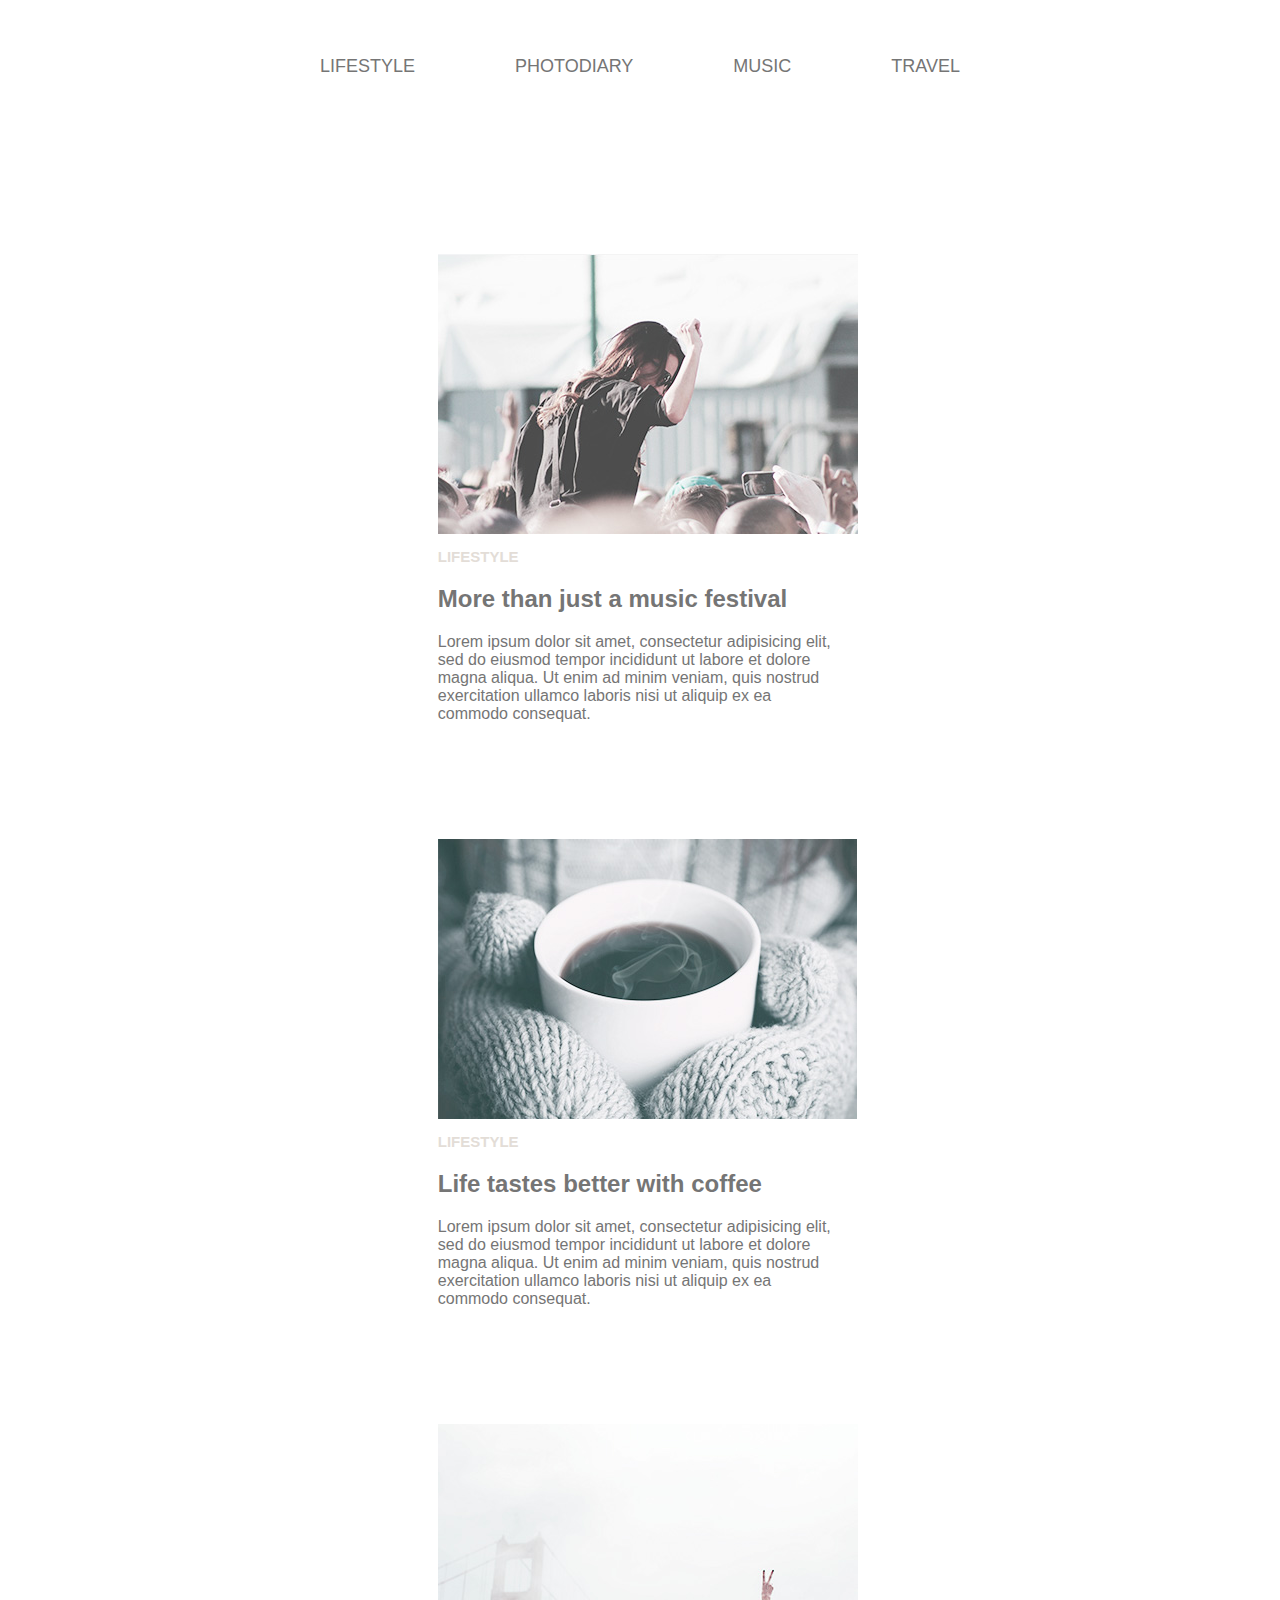
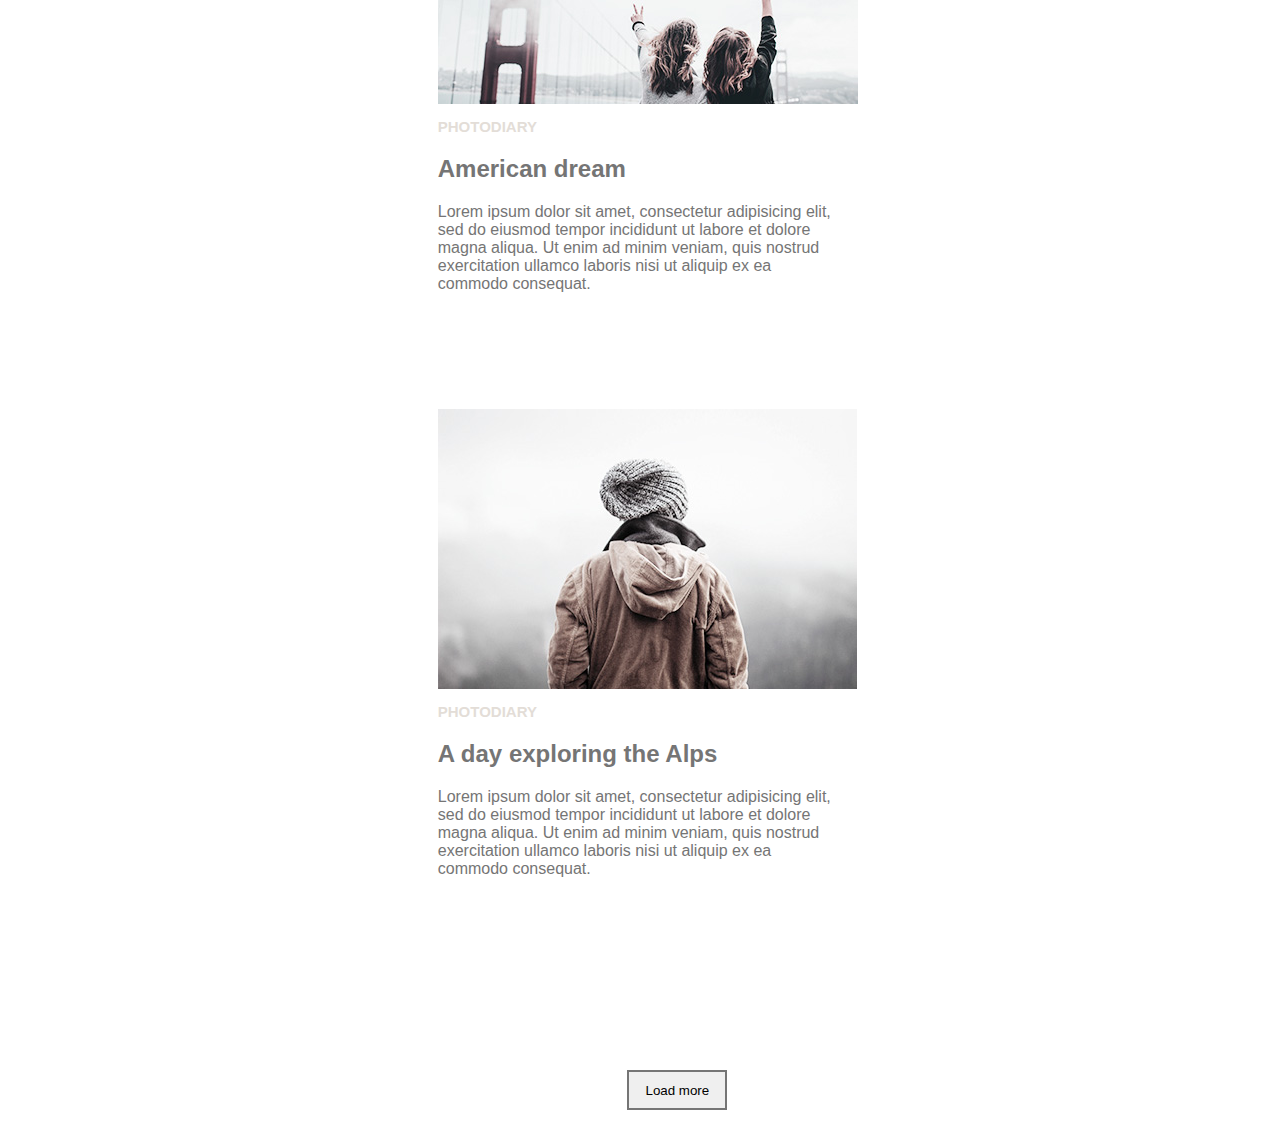
<file: homework 1/index.html>
<!DOCTYPE html>
<html lang="en">

<head>
    <meta charset="UTF-8">
    <meta name="viewport" content="width=device-width, initial-scale=1.0">
    <title>Document</title>
    <link rel="stylesheet" href="./css/style.css">
</head>

<body>

    <header class="header">
        <nav class="navi">
            <ul class="menu">
                <li>
                    <a href="#" class="menu_item">Lifestyle</a>
                </li>
                <li>
                    <a href="#" class="menu_item">Photodiary</a>
                </li>
                <li>
                    <a href="#" class="menu_item">Music</a>
                </li>
                <li>
                    <a href="#" class="menu_item">Travel</a>
                </li>
            </ul>
        </nav>
    </header>

    <main>
        <section class="section">
            <img src="./img/image.jpg" alt="image">
            <h3>Lifestyle</h3>
            <h2>More than just a music festival</h2>
            <p>
                Lorem ipsum dolor sit amet, consectetur adipisicing elit, sed do eiusmod tempor incididunt ut labore et dolore magna aliqua. Ut enim ad minim veniam, quis nostrud exercitation ullamco laboris nisi ut aliquip ex ea commodo consequat.
            </p>
        </section>

        <section class="section">
            <img src="./img/image2.jpg" alt="image">
            <h3>Lifestyle</h3>
            <h2>Life tastes better with coffee</h2>
            <p>
                Lorem ipsum dolor sit amet, consectetur adipisicing elit, sed do eiusmod tempor incididunt ut labore et dolore magna aliqua. Ut enim ad minim veniam, quis nostrud exercitation ullamco laboris nisi ut aliquip ex ea commodo consequat.
            </p>
        </section>

        <section class="section">
            <img src="./img/image3.jpg" alt="image">
            <h3>photodiary</h3>
            <h2>American dream</h2>
            <p>
                Lorem ipsum dolor sit amet, consectetur adipisicing elit, sed do eiusmod tempor incididunt ut labore et dolore magna aliqua. Ut enim ad minim veniam, quis nostrud exercitation ullamco laboris nisi ut aliquip ex ea commodo consequat.
            </p>
        </section>

        <section class="section">
            <img src="./img/image4.jpg" alt="image">
            <h3>photodiary</h3>
            <h2>A day exploring the Alps</h2>
            <p>
                Lorem ipsum dolor sit amet, consectetur adipisicing elit, sed do eiusmod tempor incididunt ut labore et dolore magna aliqua. Ut enim ad minim veniam, quis nostrud exercitation ullamco laboris nisi ut aliquip ex ea commodo consequat.
            </p>
        </section>
    </main>

    <p class="pap">
        <button class="ea">
            Load more
        </button>
    </p>

</body>

</html>
</file>
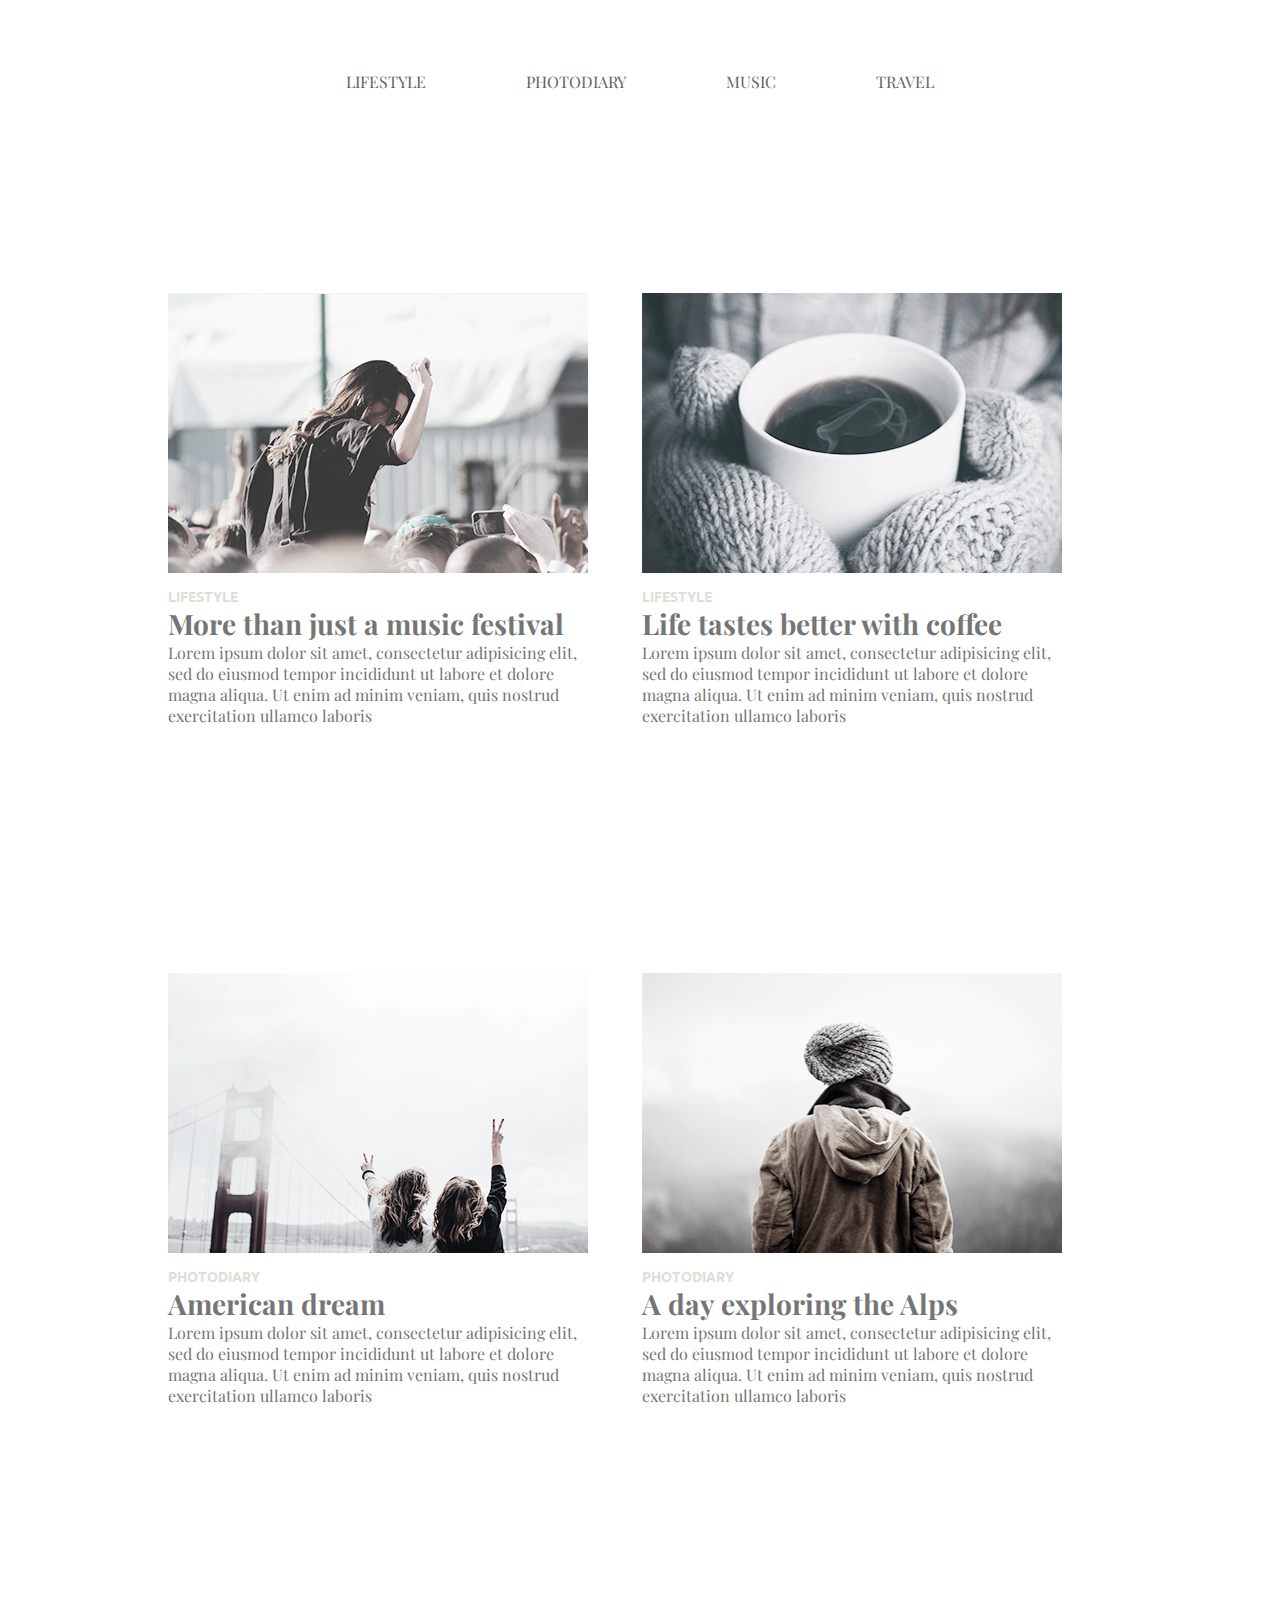
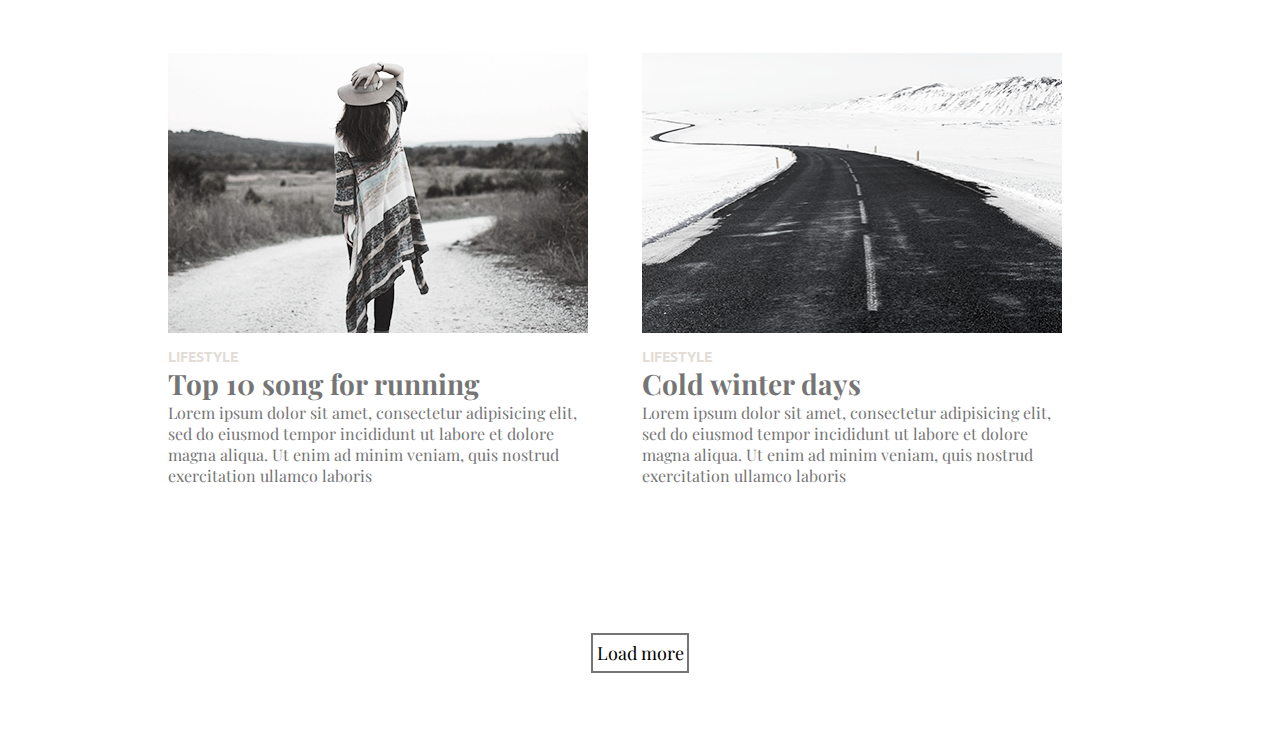
<file: homework3/index.html>
<!DOCTYPE html>
<html lang="en">

<head>
    <meta charset="UTF-8">
    <meta name="viewport" content="width=device-width, initial-scale=1.0">
    <link rel="stylesheet" href="./css/style.css">
    <title>Homework3</title>
</head>

<body>

    <header class="header">
        <nav class="navi">
            <ul class="menu">
                <li>
                    <a href="#" class="menu_item">Lifestyle</a>
                </li>
                <li>
                    <a href="#" class="menu_item">Photodiary</a>
                </li>
                <li>
                    <a href="#" class="menu_item">Music</a>
                </li>
                <li>
                    <a href="#" class="menu_item">Travel</a>
                </li>
            </ul>
        </nav>
    </header>

    <main>
        <section class="sect">
            <img src="./img/image.png" alt="image">
            <h3>Lifestyle</h3>
            <h2>More than just a music festival</h2>
            <p>
                Lorem ipsum dolor sit amet, consectetur adipisicing elit, sed do eiusmod tempor incididunt ut labore et dolore magna aliqua. Ut enim ad minim veniam, quis nostrud exercitation ullamco laboris
            </p>            
        </section>

        <section class="sect">
            <img src="./img/image2.png" alt="image">
            <h3>Lifestyle</h3>
            <h2>Life tastes better with coffee</h2>
            <p>
                Lorem ipsum dolor sit amet, consectetur adipisicing elit, sed do eiusmod tempor incididunt ut labore et dolore magna aliqua. Ut enim ad minim veniam, quis nostrud exercitation ullamco laboris
            </p>            
        </section>

        <section class="sect">
            <img src="./img/image3.png" alt="image">
            <h3>Photodiary</h3>
            <h2>American dream</h2>
            <p>
                Lorem ipsum dolor sit amet, consectetur adipisicing elit, sed do eiusmod tempor incididunt ut labore et dolore magna aliqua. Ut enim ad minim veniam, quis nostrud exercitation ullamco laboris
            </p>            
        </section>

        <section class="sect">
            <img src="./img/image4.png" alt="image">
            <h3>Photodiary</h3>
            <h2>A day exploring the Alps</h2>
            <p>
                Lorem ipsum dolor sit amet, consectetur adipisicing elit, sed do eiusmod tempor incididunt ut labore et dolore magna aliqua. Ut enim ad minim veniam, quis nostrud exercitation ullamco laboris
            </p>            
        </section>

        <section class="sect">
            <img src="./img/image5.png" alt="image">
            <h3>Lifestyle</h3>
            <h2>Top 10 song for running</h2>
            <p>
                Lorem ipsum dolor sit amet, consectetur adipisicing elit, sed do eiusmod tempor incididunt ut labore et dolore magna aliqua. Ut enim ad minim veniam, quis nostrud exercitation ullamco laboris
            </p>            
        </section>

        <section class="sect">
            <img src="./img/image6.png" alt="image">
            <h3>Lifestyle</h3>
            <h2>Cold winter days</h2>
            <p>
                Lorem ipsum dolor sit amet, consectetur adipisicing elit, sed do eiusmod tempor incididunt ut labore et dolore magna aliqua. Ut enim ad minim veniam, quis nostrud exercitation ullamco laboris
            </p>            
        </section>
    
            <button class="button">
                Load more
            </button>

    </main>

</body>

</html>
</file>
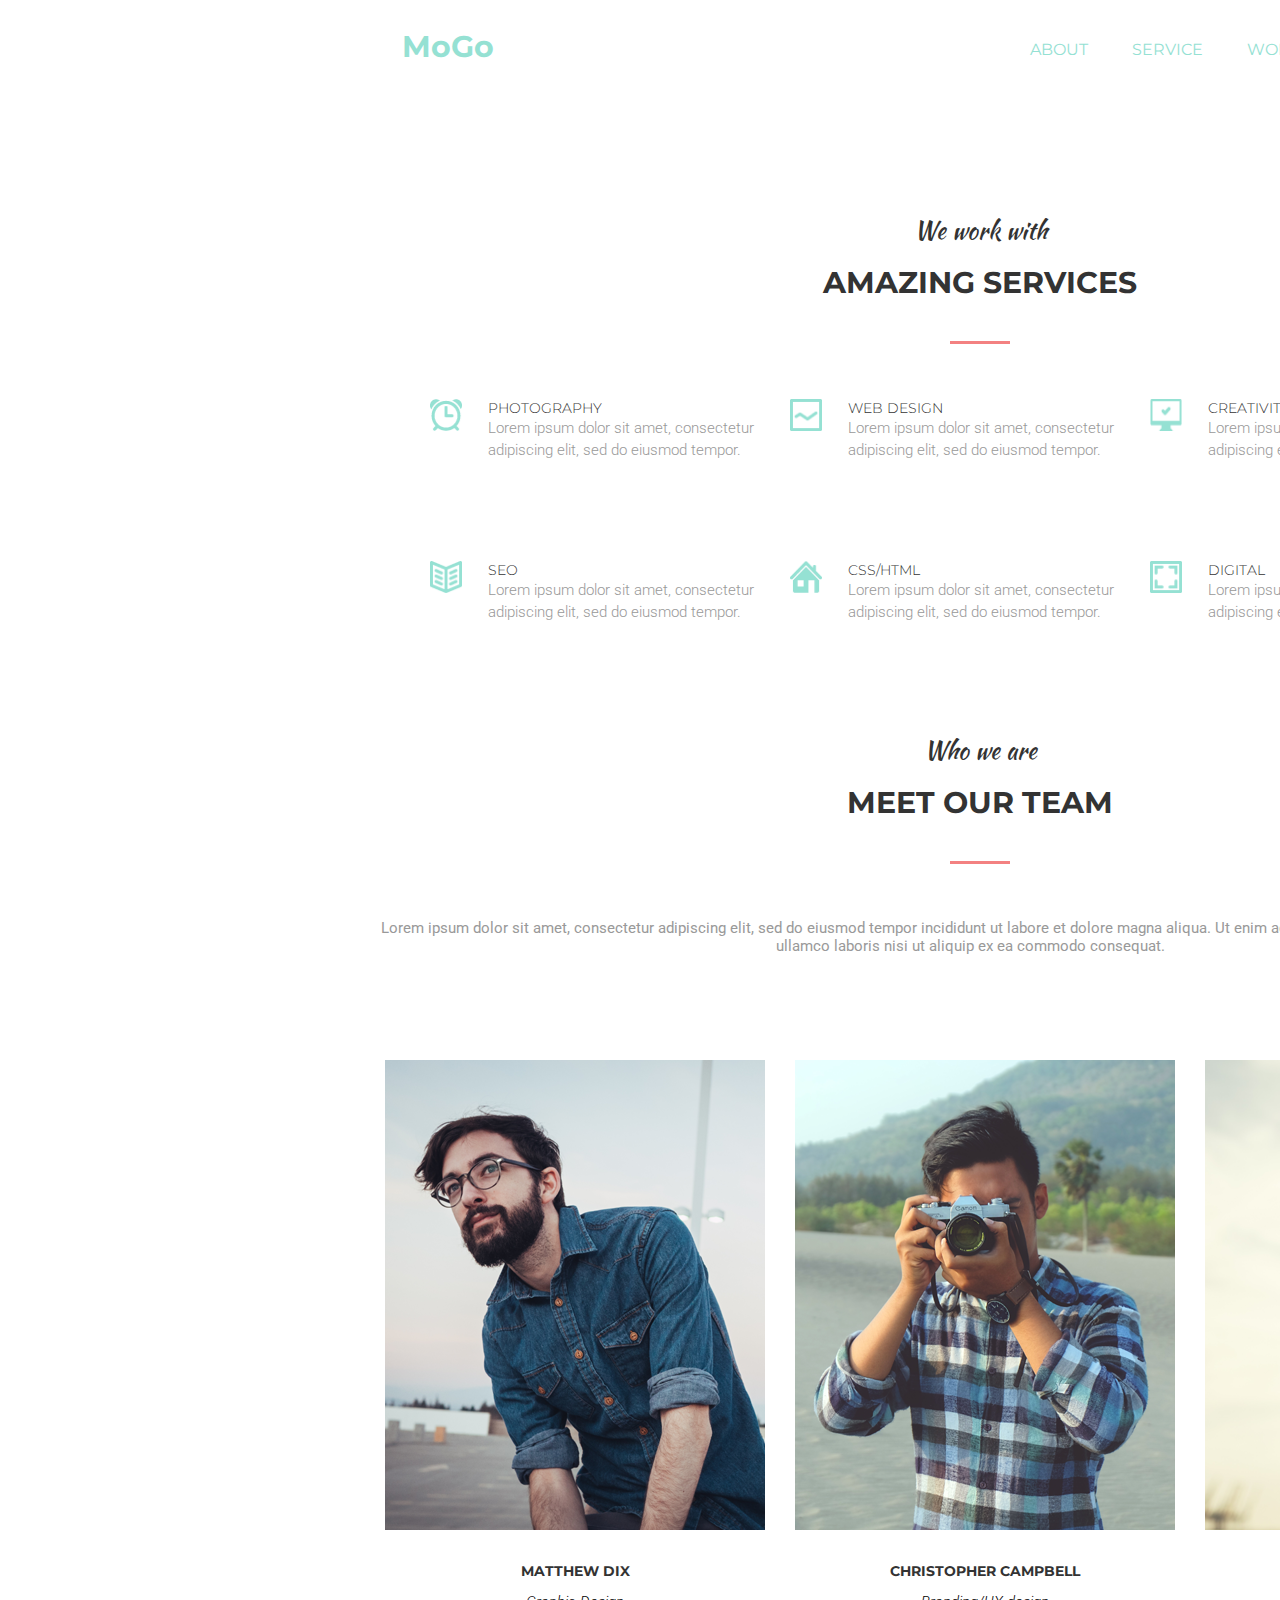
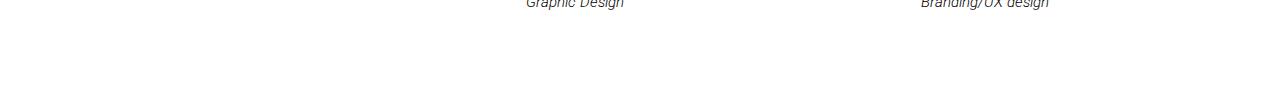
<file: homework4/index.html>
<!DOCTYPE html>
<html lang="en">

<head>
    <meta charset="UTF-8">
    <meta name="viewport" content="width=device-width, initial-scale=1.0">
    <link rel="stylesheet" href="./style/style.css">
    <title>Homework4</title>
</head>

<body>
    
    <!-- Сразу говорю - вот эти все странные названия класов - аббревиатуры от того что идёт в самом параграфе.-->

    <header class="header">
        <span class="logo">
            <a class="Logotext" href="#">MoGo</a>
        </span>
        <ul class="menu">
            <li class="menu_item">About</li>
            <li class="menu_item">Service</li>
            <li class="menu_item">Work</li>
            <li class="menu_item">Blog</li>
            <li class="menu_item">Contact</li>
        </ul>
    </header>

    <main>

    <section class="section">
        <div class="wwwas">
            <p class="wew">We work with</p>
            <p class="srv">Amazing Services</p>
        </div>

        <div class="wrapper">
            <div class="services">
                <img class="image" src="./img/ico_clock.png" alt="clock">
                <div class="text">
                    <h4 class="title">Photography</h4>
                    <h5 class="parag">Lorem ipsum dolor sit amet, consectetur adipiscing elit, sed do eiusmod tempor.</h5>
                </div>
            </div>

            <div class="services">
                <img class="image" src="./img/ico_graph.png" alt="graph">
                <div class="text">
                    <h4 class="title">Web Design</h4>
                    <h5 class="parag">Lorem ipsum dolor sit amet, consectetur adipiscing elit, sed do eiusmod tempor.</h5>
                </div>
            </div>

            <div class="services">
                <img class="image" src="./img/ico_computer.png" alt="computer">
                <div class="text">
                    <h4 class="title">Creativity</h4>
                    <h5 class="parag">Lorem ipsum dolor sit amet, consectetur adipiscing elit, sed do eiusmod tempor.</h5>
                </div>
            </div>

            <div class="services">
                <img class="image" src="./img/ico_book.png" alt="book">
                <div class="text">
                    <h4 class="title">SEO</h4>
                    <h5 class="parag">Lorem ipsum dolor sit amet, consectetur adipiscing elit, sed do eiusmod tempor.</h5>
                </div>
            </div>

            <div class="services">
                <img class="image" src="./img/ico_home.png" alt="home">
                <div class="text">
                    <h4 class="title">Css/Html</h4>
                    <h5 class="parag">Lorem ipsum dolor sit amet, consectetur adipiscing elit, sed do eiusmod tempor.</h5>
                </div>
            </div>

            <div class="services">
                <img class="image" src="./img/image_icon.png" alt="icon">
                <div class="text">
                    <h4 class="title">digital</h4>
                    <h5 class="parag">Lorem ipsum dolor sit amet, consectetur adipiscing elit, sed do eiusmod tempor.</h5>
                </div>
            </div>
        </div>
    </section>

    <section class="section">
        <div class="wwwas">
            <p class="wew">Who we are</p>
            <p class="srv">Meet our team</p>
        </div>
        <p class="awwa">
            Lorem ipsum dolor sit amet, consectetur adipiscing elit, sed do eiusmod tempor incididunt ut labore et dolore magna aliqua. Ut enim ad minim veniam, quis nostrud exercitation ullamco laboris nisi ut aliquip ex ea commodo consequat.
        </p>
        <div class="wepperguys">
            <div class="MD">
                <img class="MDi" src="./img/image1.png" alt="Matthew Dix">
                <div class="tmpi">
                    <h5 class="name">Matthew Dix</h5>
                    <h5 class="spcl">Graphic Design</h5>
                </div>
            </div>
            <div class="MD">
                <img class="MDi" src="./img/image2.png" alt="Christopher Campbell">
                <div class="tmpi">
                    <h5 class="name">Christopher Campbell</h5>
                    <h5 class="spcl">Branding/UX design</h5>
                </div>
            </div>
            <div class="MD">
                <img class="MDi" src="./img/image3.png" alt="Michael Fertig">
                <div class="tmpi">
                    <h5 class="name">Michael Fertig</h5>
                    <h5 class="spcl">Developer</h5>
                </div>
            </div>
        </div>
    </section>

    </main>

</body>

</html>
</file>
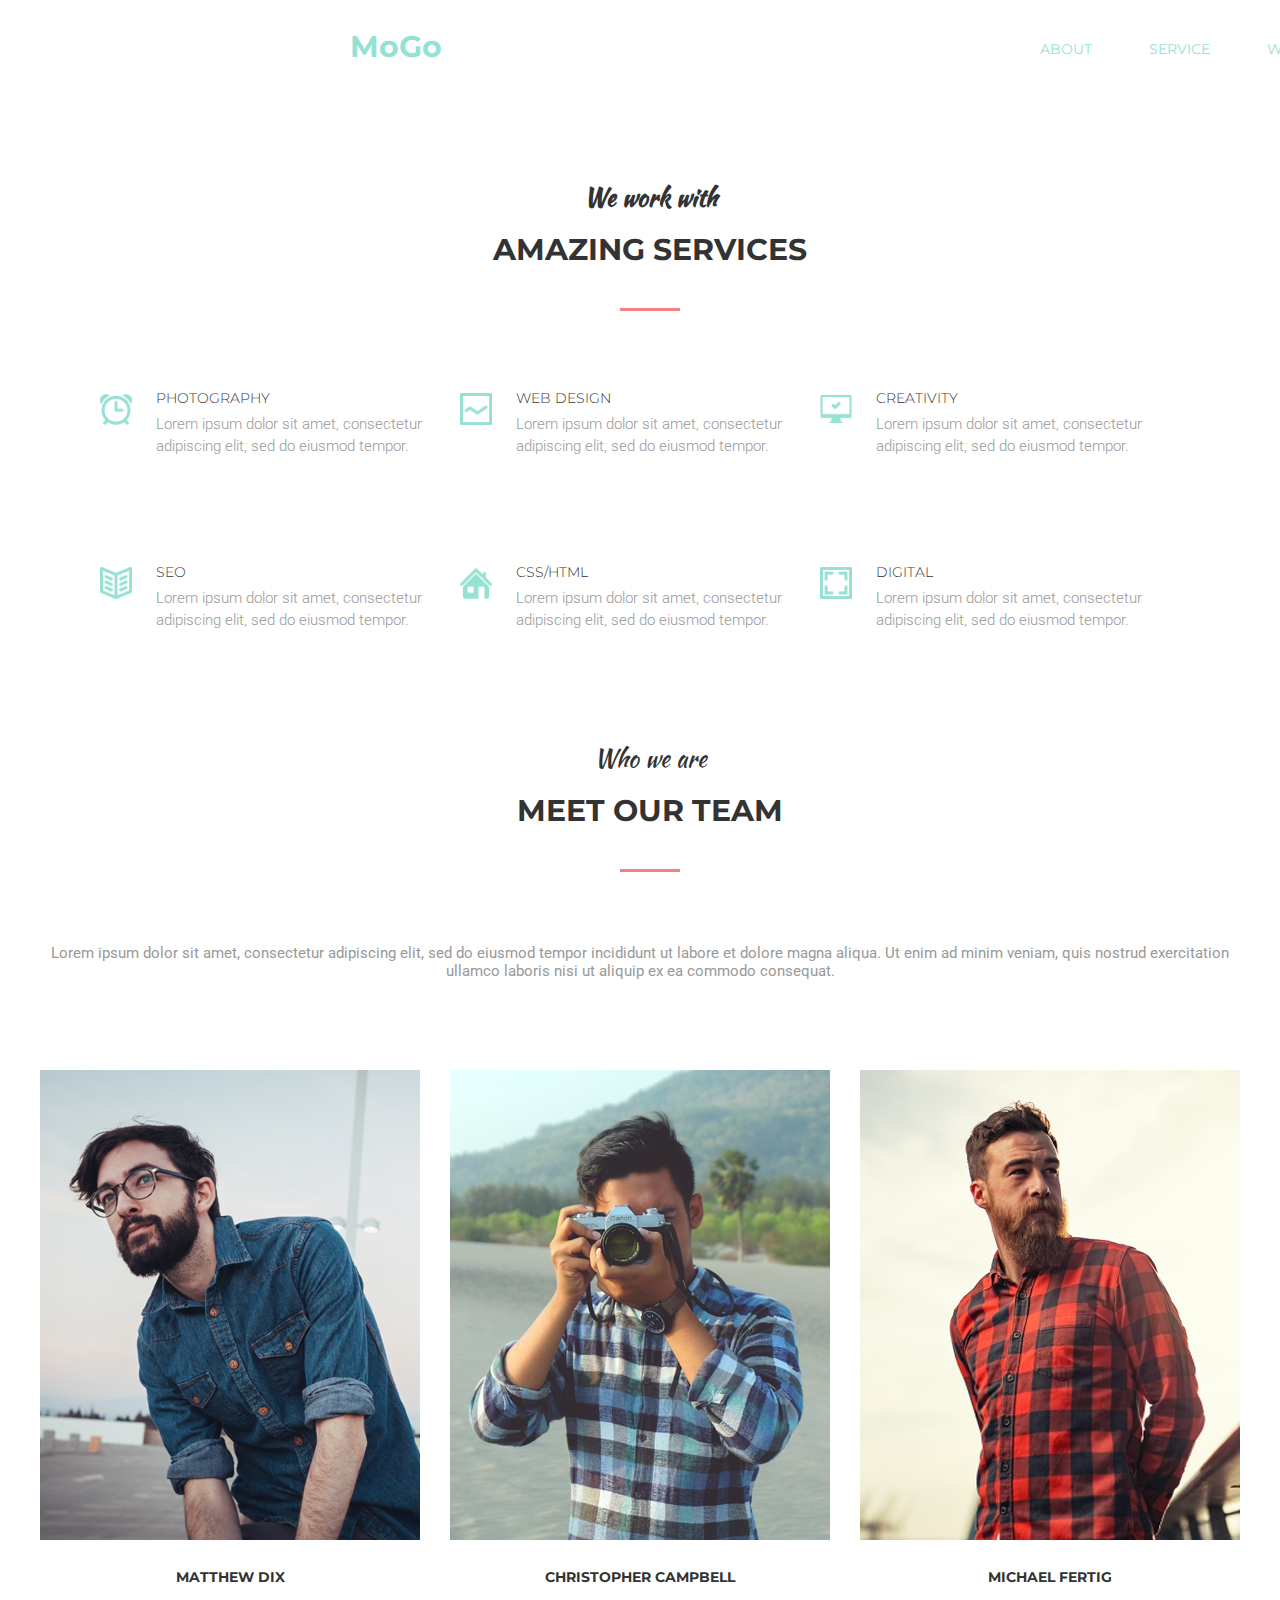
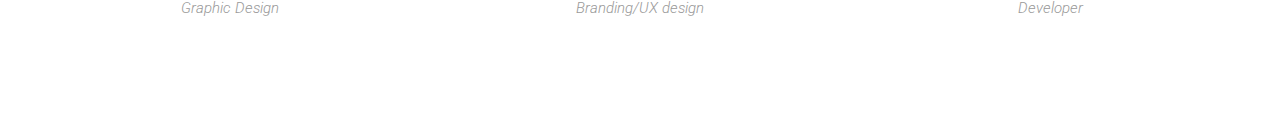
<file: homework5/index.html>
<!DOCTYPE html>
<html lang="en">

<head>
    <meta charset="UTF-8">
    <meta name="viewport" content="width=device-width, initial-scale=1.0">
    <link rel="stylesheet" href="./styles/style.css">
    <title>Homework5</title>
</head>

<body>
    
    <header class="header">
        <span class="logo">
            <a class="Logotext" href="#">MoGo</a>
        </span>
        <nav class="menu">
            <ul class="menu_list">
                <li class="menu_list-item">About</li>
                <li class="menu_list-item">Service</li>
                <li class="menu_list-item">Work</li>
                <li class="menu_list-item">Blog</li>
                <li class="menu_list-item">Contact</li>
            </ul>
        </nav>
    </header>

    <main class="main">

    <section class="section">
        <div class="section_header">
            <h4 class="section_header-stitle">We work with</h4>
            <h3 class="section_header-title">Amazing Services</h3>
        </div>

        <div class="wrapper">
            <div class="services clock">
                <!-- <img class="image" src="./img/ico_clock.png" alt="clock"> -->
                <div class="text">
                    <h4 class="title">Photography</h4>
                    <h5 class="parag">Lorem ipsum dolor sit amet, consectetur adipiscing elit, sed do eiusmod tempor.</h5>
                </div>
            </div>

            <div class="services graph">
                <!-- <img class="image" src="./img/ico_graph.png" alt="graph"> -->
                <div class="text">
                    <h4 class="title">Web Design</h4>
                    <h5 class="parag">Lorem ipsum dolor sit amet, consectetur adipiscing elit, sed do eiusmod tempor.</h5>
                </div>
            </div>

            <div class="services computer">
                <!-- <img class="image" src="./img/ico_computer.png" alt="computer"> -->
                <div class="text">
                    <h4 class="title">Creativity</h4>
                    <h5 class="parag">Lorem ipsum dolor sit amet, consectetur adipiscing elit, sed do eiusmod tempor.</h5>
                </div>
            </div>

            <div class="services book">
                <!-- <img class="image" src="./img/ico_book.png" alt="book"> -->
                <div class="text">
                    <h4 class="title">SEO</h4>
                    <h5 class="parag">Lorem ipsum dolor sit amet, consectetur adipiscing elit, sed do eiusmod tempor.</h5>
                </div>
            </div>

            <div class="services home">
                <!-- <img class="image" src="./img/ico_home.png" alt="home"> -->
                <div class="text">
                    <h4 class="title">Css/Html</h4>
                    <h5 class="parag">Lorem ipsum dolor sit amet, consectetur adipiscing elit, sed do eiusmod tempor.</h5>
                </div>
            </div>

            <div class="services icon">
                <!-- <img class="image" src="./img/image_icon.png" alt="icon"> -->
                <div class="text">
                    <h4 class="title">digital</h4>
                    <h5 class="parag">Lorem ipsum dolor sit amet, consectetur adipiscing elit, sed do eiusmod tempor.</h5>
                </div>
            </div>
        </div>
    </section>

    <section class="section">
        <div class="section_header">
            <p class="section_header-stitle">Who we are</p>
            <p class="section_header-title">Meet our team</p>
        </div>
        <p class="section_information">
            Lorem ipsum dolor sit amet, consectetur adipiscing elit, sed do eiusmod tempor incididunt ut labore et dolore magna aliqua. Ut enim ad minim veniam, quis nostrud exercitation ullamco laboris nisi ut aliquip ex ea commodo consequat.
        </p>

        <div class="wrapper_opti">

            <div class="member_wrapper">
                <div class="member_wrapper-img">
                    <img class="member_wrapper-img-bg" src="./img/image1.png" alt="member">
                    <div class="member_socnet_wrapper">
                        <div class="social_box">
                            <a class="member_socnet" href="#">
                                <img class="member_socnet_logo" src="./img/sn_facebook.png" alt="facebook">
                            </a>
                            <a class="member_socnet" href="#">
                                <img class="member_socnet_logo" src="./img/sn_twitter.png" alt="twitter">
                            </a>
                            <a class="member_socnet" href="#">
                                <img class="member_socnet_logo" src="./img/sn_pinterest.png" alt="pinterest">
                            </a>
                            <a class="member_socnet" href="#">
                                <img class="member_socnet_logo" src="./img/sn_instagram.png" alt="instagram">
                            </a>
                        </div>
                    </div>
                </div>
                <div class="member_text-wrapper">
                    <h3 class="member_name">Matthew Dix</h3>
                    <h4 class="member_spcl">Graphic Design</h4>
                </div>
            </div>

            <div class="member_wrapper">
                <div class="member_wrapper-img">
                    <img class="member_wrapper-img-bg" src="./img/image2.png" alt="member">
                    <div class="member_socnet_wrapper">
                        <div class="social_box">
                            <a class="member_socnet" href="#">
                                <img class="member_socnet_logo" src="./img/sn_facebook.png" alt="facebook">
                            </a>
                            <a class="member_socnet" href="#">
                                <img class="member_socnet_logo" src="./img/sn_twitter.png" alt="twitter">
                            </a>
                            <a class="member_socnet" href="#">
                                <img class="member_socnet_logo" src="./img/sn_pinterest.png" alt="pinterest">
                            </a>
                            <a class="member_socnet" href="#">
                                <img class="member_socnet_logo" src="./img/sn_instagram.png" alt="instagram">
                            </a>
                        </div>
                    </div>
                </div>
                <div class="member_text-wrapper">
                    <h3 class="member_name">Christopher Campbell</h3>
                    <h4 class="member_spcl">Branding/UX design</h4>
                </div>
            </div>

            <div class="member_wrapper">
                <div class="member_wrapper-img">
                    <img class="member_wrapper-img-bg" src="./img/image3.png" alt="member">
                    <div class="member_socnet_wrapper">
                        <div class="social_box">
                            <a class="member_socnet" href="#">
                                <img class="member_socnet_logo" src="./img/sn_facebook.png" alt="facebook">
                            </a>
                            <a class="member_socnet" href="#">
                                <img class="member_socnet_logo" src="./img/sn_twitter.png" alt="twitter">
                            </a>
                            <a class="member_socnet" href="#">
                                <img class="member_socnet_logo" src="./img/sn_pinterest.png" alt="pinterest">
                            </a>
                            <a class="member_socnet" href="#">
                                <img class="member_socnet_logo" src="./img/sn_instagram.png" alt="instagram">
                            </a>
                        </div>
                    </div>
                </div>
                <div class="member_text-wrapper">
                    <h3 class="member_name">Michael Fertig </h3>
                    <h4 class="member_spcl">Developer</h4>
                </div>
            </div>

        </div>

    </section>

    </main>

</body>
</file>
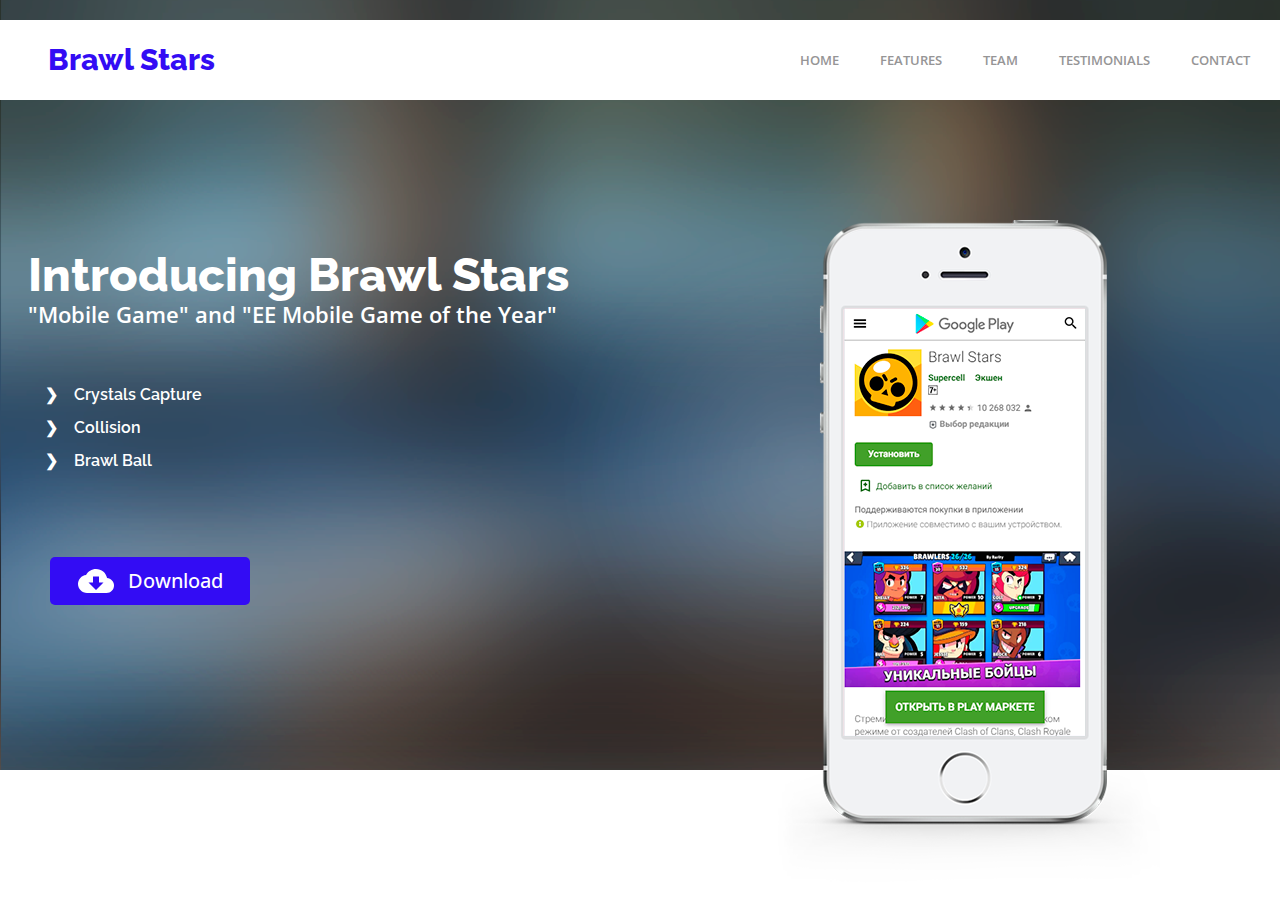
<file: FinalProjeckt/header.html>
<!DOCTYPE html>
<html lang="en">
<head>
    <meta charset="UTF-8">
    <meta name="viewport" content="width=device-width, initial-scale=1.0">
    <link rel="stylesheet" href="./css/headerstyle.css">
    <title>Project</title>
</head>

<body>

    <header class="introduction" id="introduction">
        <div class="intoduction_div">
            <div class="header">

                <h1 class="header_name">
                    <a class="header_name-text" href="#">Brawl Stars</a>
                </h1>

                <nav class="header_menu">
                    <span class="menu_button">&#9776;</span>
                    <ul class="menu_list">
                        <li class="menu_list-item">
                            <a class="menu_list-item-link" href="#introduction">Home</a>
                        </li>
                        <li class="menu_list-item">
                            <a class="menu_list-item-link" href="#">Features</a>
                        </li>
                        <li class="menu_list-item">
                            <a class="menu_list-item-link" href="#">Team</a>
                        </li>
                        <li class="menu_list-item">
                            <a class="menu_list-item-link" href="#feedback">Testimonials</a>
                        </li>
                        <li class="menu_list-item">
                            <a class="menu_list-item-link" href="#contact">Contact</a>
                        </li>
                    </ul>
                </nav>
            </div>

                <h2 class="intriduction_div-title">Introducing Brawl Stars</h2>
                <h3 class="intriduction_div-subtitle">"Mobile Game" and "EE Mobile Game of the Year"</h3>

            <ul class="intoduction_div-list">
                <li class="intoduction_div_list-item">Сrystals Capture</li>
                <li class="intoduction_div_list-item">Collision</li>
                <li class="intoduction_div_list-item">Brawl Ball</li>
            </ul>

            <a class="intoduction_link" href="#video">
                 <img class="intoduction_link-image" src="./img/icon_cloud.png"  alt="Download">
                <h5 class="intoduction_link-text">Download</h5>
            </a>

        </div>

        <img class="intoduction_phone"  
        srcset="./img/phone.png 768w, ./img/phone2.png 1200w,"
        alt="phone"
        >

    </header>

</body>

</html>
</file>
<file: homework 1/css/style.css>
.header{
   text-align: center;
   margin-bottom: 30px;
}

.menu{
    list-style: none;
    padding: 1px;
    margin-top: 55px;
}

a{
    text-decoration: none;
    color: #757575;
}

li{
    display: inline-block;
    margin-right: 24px;
    margin-left: 24px;
}

.menu_item{
    padding-right: 24px;
    padding-left: 24px;
    font-size: 18px;
    font-family: sans-serif;
    text-transform: uppercase;
}

.menu_item:hover{
    color: #00c8fd;
}

main{
    text-align: center;
    margin: 10%;
}

.section{
    width: 40%;
    display: inline-block;
    margin: 50px;
}

h3{
    text-transform: uppercase;
    color: #e3ddd7;
    font-size: 15px;
    margin: 0;
    margin-top: 10px;
    width: 100px;
    text-align: left;
    font-family: sans-serif;
}

h2{
    font-size: 24px;
    text-align: left;
    color: #757575;
    font-family: sans-serif;
}

p{
    text-align: left;
    color: #757575;
    font-family: sans-serif;
}

.ea{
    border: 2px solid #757575;
    width: 100px;
    margin-left: 49%;
    height: 40px;
    font-family: sans-serif;
}

.ea:hover{
    background-color: aqua;
}

.pap{
    font-family: sans-serif; 
}
</file>
<file: homework3/css/style.css>
@import "./reset.css";

@import url('https://fonts.googleapis.com/css2?family=Ubuntu:ital,wght@0,300;0,400;0,500;0,700;1,300;1,400;1,500;1,700&display=swap');

/* font-family: 'Ubuntu', sans-serif; */

@import url('https://fonts.googleapis.com/css2?family=Playfair+Display:ital,wght@0,400;0,500;0,600;0,700;0,800;0,900;1,400;1,500;1,600;1,700;1,800;1,900&display=swap');

/* font-family: 'Playfair Display', serif; */

.header{ 
    text-align: center; 
    margin-bottom: 100px; 
    margin-top: 70px;
} 
 
.menu{ 
    list-style: none; 
    padding: 1px; 
    margin-top: 55px; 
} 
 
a{ 
    text-decoration: none; 
    color: #626262; 
} 
 
li{ 
    display: inline-block; 
    margin-right: 24px; 
    margin-left: 24px; 
} 
 
.menu_item{ 
    padding-right: 24px; 
    padding-left: 24px; 
    font-size: 1rem; 
    font-family: 'Playfair Display', serif; 
    text-transform: uppercase; 
    text-decoration: none; 
    color: #626262; 
}

.menu_item:hover{
    color: #03a9f4;
}

main{
    text-align: center;
    margin: 0 150px;
}

section{
    max-width: 420px;
    display: inline-block;
    margin: 100px 50px 100px 0;
    height: 480px;
    text-align: center;
}

img{
    width: 420px;
    height: 280px;
}

h3{
    text-transform: uppercase;
    color: #e3ddd7;
    font-size: 14px;
    margin: 0;
    margin-top: 10px;
    width: 100px;
    text-align: left;
    font-family: 'Ubuntu', sans-serif;
}

h2{
    font-size: 28px;
    text-align: left;
    color: #757575;
    font-family: 'Playfair Display', serif;
}

p{
    text-align: left;
    color: #757575;
    font-family: 'Playfair Display', serif;
}

.button{
    display: block;
    border: 2px solid #757575;
    width: 10%;
    margin: auto;
    height: 40px;
    font-family: 'Playfair Display', serif;
    font-size: 18px;
    background-color: transparent;
    margin-bottom: 70px;
}

.button:hover{
    background-color: aqua;
    font-family: 'Playfair Display', serif;
}
</file>
<file: homework4/style/style.css>
@import "./reset.css";

@import url('https://fonts.googleapis.com/css?family=Kaushan+Script&display=swap');

/* font-family: 'Kaushan Script', cursive; */

@import url('https://fonts.googleapis.com/css?family=Roboto:300,400,500,700,900&display=swap');

/* font-family: 'Roboto', sans-serif; */

@import url('https://fonts.googleapis.com/css?family=Montserrat:300,400,500,600,700,800&display=swap');

/* font-family: 'Montserrat', sans-serif; */

@import "./header.css";
@import "./section.css";
@import "./ourteam.css";
</file>
<file: homework5/styles/style.css>
@import "./reset.css";

@import url('https://fonts.googleapis.com/css?family=Kaushan+Script&display=swap');

/* font-family: 'Kaushan Script', cursive; */

@import url('https://fonts.googleapis.com/css?family=Roboto:300,400,500,700,900&display=swap');

/* font-family: 'Roboto', sans-serif; */

@import url('https://fonts.googleapis.com/css?family=Montserrat:300,400,500,600,700,800&display=swap');

/* font-family: 'Montserrat', sans-serif; */

@import "./header.css";
@import "./section.css";
@import "./ourteam.css";
</file>
<file: FinalProjeckt/css/headerstyle.css>
@import "./reset.css";

@import url('https://fonts.googleapis.com/css2?family=Raleway:ital,wght@0,100;0,200;0,300;0,400;0,500;0,600;0,700;0,800;0,900;1,100;1,200;1,300;1,400;1,500;1,600;1,700;1,800;1,900&display=swap');

/* font-family: 'Raleway', sans-serif; */

@import url('https://fonts.googleapis.com/css2?family=Open+Sans:ital,wght@0,300;0,400;0,600;0,700;0,800;1,300;1,400;1,600;1,700;1,800&display=swap');

/* font-family: 'Open Sans', sans-serif; */

@import "./header.css";
</file>
